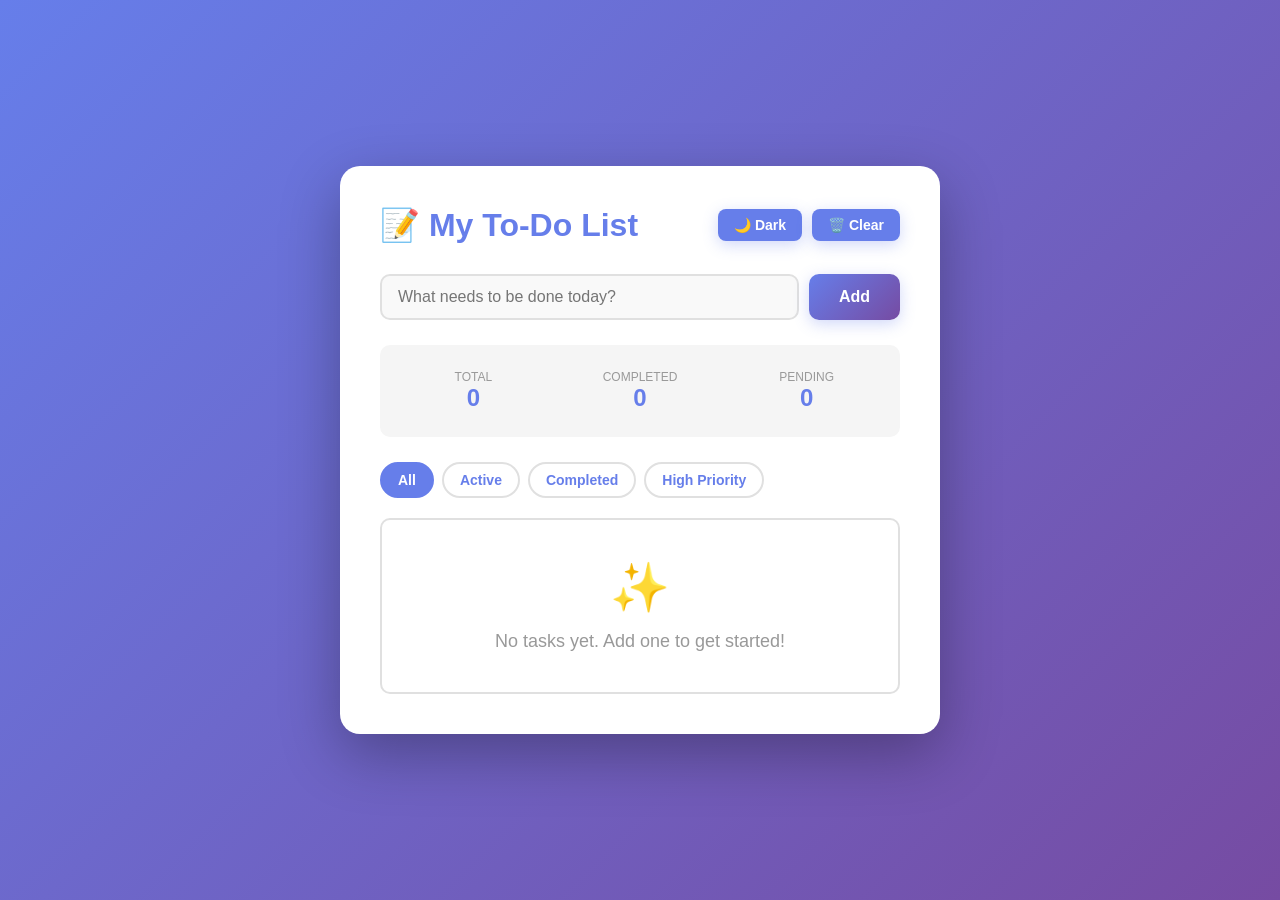
<file: todo-list.html>
<!DOCTYPE html>
<html lang="en">
<head>
<meta charset="UTF-8">
<meta name="viewport" content="width=device-width, initial-scale=1.0">
<title>My To-Do List</title>

<style>
*{
    margin: 0;
    padding: 0;
    box-sizing: border-box;
}

body{
    font-family: 'Segoe UI', Tahoma, Geneva, Verdana, sans-serif;
    background: linear-gradient(135deg, #667eea 0%, #764ba2 100%);
    min-height: 100vh;
    display: flex;
    justify-content: center;
    align-items: center;
    padding: 20px;
    transition: background 0.3s ease;
}

body.dark-mode{
    background: linear-gradient(135deg, #1a1a2e 0%, #16213e 100%);
}

.container{
    background: white;
    border-radius: 20px;
    box-shadow: 0 20px 60px rgba(0, 0, 0, 0.3);
    max-width: 600px;
    width: 100%;
    padding: 40px;
    transition: all 0.3s ease;
}

body.dark-mode .container{
    background: #2d2d44;
    box-shadow: 0 20px 60px rgba(0, 0, 0, 0.7);
}

.header{
    display: flex;
    justify-content: space-between;
    align-items: center;
    margin-bottom: 30px;
}

h1{
    color: #667eea;
    font-size: 32px;
    transition: color 0.3s ease;
}

body.dark-mode h1{
    color: #a8dadc;
}

.controls{
    display: flex;
    gap: 10px;
}

.btn-small{
    background: #667eea;
    color: white;
    border: none;
    padding: 8px 16px;
    border-radius: 8px;
    cursor: pointer;
    font-size: 14px;
    font-weight: bold;
    transition: all 0.3s ease;
    box-shadow: 0 4px 15px rgba(102, 126, 234, 0.3);
}

.btn-small:hover{
    background: #764ba2;
    transform: translateY(-2px);
    box-shadow: 0 6px 20px rgba(102, 126, 234, 0.5);
}

.btn-small:active{
    transform: translateY(0);
}

body.dark-mode .btn-small{
    background: #a8dadc;
    color: #1a1a2e;
    box-shadow: 0 4px 15px rgba(168, 218, 220, 0.3);
}

body.dark-mode .btn-small:hover{
    background: #d4f1f4;
    box-shadow: 0 6px 20px rgba(168, 218, 220, 0.5);
}

.input-container{
    display: flex;
    gap: 10px;
    margin-bottom: 25px;
}

#todoInput{
    flex: 1;
    padding: 12px 16px;
    border: 2px solid #e0e0e0;
    border-radius: 10px;
    font-size: 16px;
    transition: all 0.3s ease;
    background: #f9f9f9;
}

body.dark-mode #todoInput{
    background: #3a3a52;
    border-color: #555;
    color: #fff;
}

#todoInput:focus{
    outline: none;
    border-color: #667eea;
    box-shadow: 0 0 0 3px rgba(102, 126, 234, 0.1);
}

.btn-add{
    background: linear-gradient(135deg, #667eea 0%, #764ba2 100%);
    color: white;
    border: none;
    padding: 12px 30px;
    border-radius: 10px;
    cursor: pointer;
    font-size: 16px;
    font-weight: bold;
    transition: all 0.3s ease;
    box-shadow: 0 4px 15px rgba(102, 126, 234, 0.3);
}

.btn-add:hover{
    transform: translateY(-2px);
    box-shadow: 0 6px 20px rgba(102, 126, 234, 0.5);
}

.btn-add:active{
    transform: translateY(0);
}

.stats{
    display: grid;
    grid-template-columns: 1fr 1fr 1fr;
    gap: 10px;
    margin-bottom: 25px;
    padding: 15px;
    background: #f5f5f5;
    border-radius: 10px;
    transition: background 0.3s ease;
}

body.dark-mode .stats{
    background: #3a3a52;
}

.stat-item{
    text-align: center;
    padding: 10px;
}

.stat-label{
    font-size: 12px;
    color: #999;
    text-transform: uppercase;
    transition: color 0.3s ease;
}

body.dark-mode .stat-label{
    color: #aaa;
}

.stat-value{
    font-size: 24px;
    font-weight: bold;
    color: #667eea;
    transition: color 0.3s ease;
}

body.dark-mode .stat-value{
    color: #a8dadc;
}

.filters{
    display: flex;
    gap: 8px;
    margin-bottom: 20px;
    flex-wrap: wrap;
}

.filter-btn{
    padding: 8px 16px;
    border: 2px solid #e0e0e0;
    background: white;
    border-radius: 20px;
    cursor: pointer;
    font-size: 14px;
    font-weight: 600;
    color: #667eea;
    transition: all 0.3s ease;
}

body.dark-mode .filter-btn{
    background: #3a3a52;
    border-color: #555;
    color: #a8dadc;
}

.filter-btn.active{
    background: #667eea;
    border-color: #667eea;
    color: white;
}

body.dark-mode .filter-btn.active{
    background: #a8dadc;
    border-color: #a8dadc;
    color: #1a1a2e;
}

.todo-list{
    max-height: 500px;
    overflow-y: auto;
    border-radius: 10px;
    border: 2px solid #e0e0e0;
    transition: border-color 0.3s ease;
}

body.dark-mode .todo-list{
    border-color: #555;
}

.todo-item{
    display: flex;
    align-items: center;
    padding: 15px;
    border-bottom: 1px solid #e0e0e0;
    background: white;
    transition: all 0.3s ease;
}

body.dark-mode .todo-item{
    background: #3a3a52;
    border-bottom-color: #555;
}

.todo-item:hover{
    background: #f9f9f9;
}

body.dark-mode .todo-item:hover{
    background: #464663;
}

.todo-item.completed .todo-text{
    text-decoration: line-through;
    color: #999;
}

.checkbox{
    width: 20px;
    height: 20px;
    margin-right: 15px;
    cursor: pointer;
    accent-color: #667eea;
}

.todo-text{
    flex: 1;
    color: #333;
    font-size: 16px;
    word-break: break-word;
    transition: color 0.3s ease;
}

body.dark-mode .todo-text{
    color: #e0e0e0;
}

.todo-priority{
    padding: 4px 8px;
    border-radius: 6px;
    font-size: 12px;
    font-weight: bold;
    margin-right: 10px;
    color: white;
}

.priority-high{
    background: #ff6b6b;
}

.priority-medium{
    background: #ffa500;
}

.priority-low{
    background: #51cf66;
}

.todo-date{
    font-size: 12px;
    color: #999;
    margin-right: 10px;
    transition: color 0.3s ease;
}

body.dark-mode .todo-date{
    color: #aaa;
}

.btn-delete{
    background: #ff6b6b;
    color: white;
    border: none;
    padding: 6px 12px;
    border-radius: 6px;
    cursor: pointer;
    font-size: 12px;
    transition: all 0.3s ease;
}

.btn-delete:hover{
    background: #ff5252;
    transform: scale(1.05);
}

.btn-edit{
    background: #4ecdc4;
    color: white;
    border: none;
    padding: 6px 12px;
    border-radius: 6px;
    cursor: pointer;
    font-size: 12px;
    margin-right: 8px;
    transition: all 0.3s ease;
}

.btn-edit:hover{
    background: #45b8b8;
    transform: scale(1.05);
}

.empty-state{
    text-align: center;
    padding: 40px 20px;
    color: #999;
}

body.dark-mode .empty-state{
    color: #aaa;
}

.empty-state-icon{
    font-size: 48px;
    margin-bottom: 15px;
}

.empty-state-text{
    font-size: 18px;
}

/* Scrollbar Styling */
.todo-list::-webkit-scrollbar{
    width: 8px;
}

.todo-list::-webkit-scrollbar-track{
    background: #f1f1f1;
    border-radius: 10px;
}

body.dark-mode .todo-list::-webkit-scrollbar-track{
    background: #3a3a52;
}

.todo-list::-webkit-scrollbar-thumb{
    background: #667eea;
    border-radius: 10px;
}

.todo-list::-webkit-scrollbar-thumb:hover{
    background: #764ba2;
}

/* Modal Styles */
.modal{
    display: none;
    position: fixed;
    z-index: 1000;
    left: 0;
    top: 0;
    width: 100%;
    height: 100%;
    background-color: rgba(0, 0, 0, 0.4);
    animation: fadeIn 0.3s ease;
}

@keyframes fadeIn{
    from { opacity: 0; }
    to { opacity: 1; }
}

.modal-content{
    background-color: white;
    margin: 50px auto;
    padding: 30px;
    border-radius: 15px;
    width: 90%;
    max-width: 500px;
    box-shadow: 0 20px 60px rgba(0, 0, 0, 0.3);
    animation: slideIn 0.3s ease;
}

body.dark-mode .modal-content{
    background: #2d2d44;
}

@keyframes slideIn{
    from { transform: translateY(-50px); opacity: 0; }
    to { transform: translateY(0); opacity: 1; }
}

.modal-header{
    display: flex;
    justify-content: space-between;
    align-items: center;
    margin-bottom: 20px;
}

.modal-header h2{
    color: #667eea;
}

body.dark-mode .modal-header h2{
    color: #a8dadc;
}

.close-btn{
    background: none;
    border: none;
    font-size: 24px;
    cursor: pointer;
    color: #999;
    transition: color 0.3s ease;
}

.close-btn:hover{
    color: #667eea;
}

body.dark-mode .close-btn:hover{
    color: #a8dadc;
}

.form-group{
    margin-bottom: 15px;
}

.form-group label{
    display: block;
    margin-bottom: 5px;
    color: #333;
    font-weight: 600;
    transition: color 0.3s ease;
}

body.dark-mode .form-group label{
    color: #e0e0e0;
}

.form-group input,
.form-group select{
    width: 100%;
    padding: 10px;
    border: 2px solid #e0e0e0;
    border-radius: 8px;
    font-size: 14px;
    transition: all 0.3s ease;
    background: #f9f9f9;
}

body.dark-mode .form-group input,
body.dark-mode .form-group select{
    background: #3a3a52;
    border-color: #555;
    color: #fff;
}

.form-group input:focus,
.form-group select:focus{
    outline: none;
    border-color: #667eea;
    box-shadow: 0 0 0 3px rgba(102, 126, 234, 0.1);
}

.modal-buttons{
    display: flex;
    gap: 10px;
    justify-content: flex-end;
    margin-top: 25px;
}

.btn-modal{
    padding: 10px 20px;
    border: none;
    border-radius: 8px;
    cursor: pointer;
    font-weight: bold;
    transition: all 0.3s ease;
}

.btn-save{
    background: #667eea;
    color: white;
}

.btn-save:hover{
    background: #764ba2;
    transform: translateY(-2px);
}

.btn-cancel{
    background: #e0e0e0;
    color: #333;
}

.btn-cancel:hover{
    background: #d0d0d0;
}

body.dark-mode .btn-cancel{
    background: #555;
    color: #e0e0e0;
}

body.dark-mode .btn-cancel:hover{
    background: #666;
}
</style>
</head>

<body>

<div class="container">
    <div class="header">
        <h1>📝 My To-Do List</h1>
        <div class="controls">
            <button class="btn-small" onclick="toggleDarkMode()">🌙 Dark</button>
            <button class="btn-small" onclick="clearCompleted()">🗑️ Clear</button>
        </div>
    </div>

    <div class="input-container">
        <input type="text" id="todoInput" placeholder="What needs to be done today?" onkeypress="if(event.key==='Enter') addTodo()">
        <button class="btn-add" onclick="addTodo()">Add</button>
    </div>

    <div class="stats">
        <div class="stat-item">
            <div class="stat-label">Total</div>
            <div class="stat-value" id="totalCount">0</div>
        </div>
        <div class="stat-item">
            <div class="stat-label">Completed</div>
            <div class="stat-value" id="completedCount">0</div>
        </div>
        <div class="stat-item">
            <div class="stat-label">Pending</div>
            <div class="stat-value" id="pendingCount">0</div>
        </div>
    </div>

    <div class="filters">
        <button class="filter-btn active" onclick="filterTodos('all')">All</button>
        <button class="filter-btn" onclick="filterTodos('active')">Active</button>
        <button class="filter-btn" onclick="filterTodos('completed')">Completed</button>
        <button class="filter-btn" onclick="filterTodos('high')">High Priority</button>
    </div>

    <div class="todo-list" id="todoList">
        <div class="empty-state">
            <div class="empty-state-icon">✨</div>
            <div class="empty-state-text">No tasks yet. Add one to get started!</div>
        </div>
    </div>
</div>

<!-- Edit Modal -->
<div id="editModal" class="modal">
    <div class="modal-content">
        <div class="modal-header">
            <h2>Edit Task</h2>
            <button class="close-btn" onclick="closeModal()">&times;</button>
        </div>
        <div class="form-group">
            <label for="editTodoText">Task</label>
            <input type="text" id="editTodoText" placeholder="Enter task">
        </div>
        <div class="form-group">
            <label for="editTodoPriority">Priority</label>
            <select id="editTodoPriority">
                <option value="low">Low</option>
                <option value="medium" selected>Medium</option>
                <option value="high">High</option>
            </select>
        </div>
        <div class="form-group">
            <label for="editTodoDate">Due Date</label>
            <input type="date" id="editTodoDate">
        </div>
        <div class="modal-buttons">
            <button class="btn-modal btn-cancel" onclick="closeModal()">Cancel</button>
            <button class="btn-modal btn-save" onclick="saveEdit()">Save</button>
        </div>
    </div>
</div>

<script>
let todos = [];
let currentFilter = 'all';
let editingId = null;

// Load todos from localStorage
function loadTodos(){
    const saved = localStorage.getItem('todos');
    todos = saved ? JSON.parse(saved) : [];
    renderTodos();
    updateStats();
}

// Save todos to localStorage
function saveTodos(){
    localStorage.setItem('todos', JSON.stringify(todos));
}

// Add a new todo
function addTodo(){
    const input = document.getElementById('todoInput');
    const text = input.value.trim();

    if(text === ''){
        alert('Please enter a task!');
        return;
    }

    const todo = {
        id: Date.now(),
        text: text,
        completed: false,
        priority: 'medium',
        date: new Date().toISOString().split('T')[0],
        createdAt: new Date().toLocaleString()
    };

    todos.push(todo);
    saveTodos();
    input.value = '';
    renderTodos();
    updateStats();
}

// Toggle todo completion
function toggleTodo(id){
    const todo = todos.find(t => t.id === id);
    if(todo){
        todo.completed = !todo.completed;
        saveTodos();
        renderTodos();
        updateStats();
    }
}

// Delete a todo
function deleteTodo(id){
    if(confirm('Are you sure you want to delete this task?')){
        todos = todos.filter(t => t.id !== id);
        saveTodos();
        renderTodos();
        updateStats();
    }
}

// Open edit modal
function openEditModal(id){
    const todo = todos.find(t => t.id === id);
    if(todo){
        editingId = id;
        document.getElementById('editTodoText').value = todo.text;
        document.getElementById('editTodoPriority').value = todo.priority;
        document.getElementById('editTodoDate').value = todo.date;
        document.getElementById('editModal').style.display = 'block';
    }
}

// Close edit modal
function closeModal(){
    document.getElementById('editModal').style.display = 'none';
    editingId = null;
}

// Save edited todo
function saveEdit(){
    if(editingId){
        const todo = todos.find(t => t.id === editingId);
        if(todo){
            todo.text = document.getElementById('editTodoText').value.trim();
            todo.priority = document.getElementById('editTodoPriority').value;
            todo.date = document.getElementById('editTodoDate').value;
            saveTodos();
            renderTodos();
            updateStats();
            closeModal();
        }
    }
}

// Filter todos
function filterTodos(filter){
    currentFilter = filter;
    document.querySelectorAll('.filter-btn').forEach(btn => btn.classList.remove('active'));
    event.target.classList.add('active');
    renderTodos();
}

// Get filtered todos
function getFilteredTodos(){
    switch(currentFilter){
        case 'active':
            return todos.filter(t => !t.completed);
        case 'completed':
            return todos.filter(t => t.completed);
        case 'high':
            return todos.filter(t => t.priority === 'high');
        default:
            return todos;
    }
}

// Render todos
function renderTodos(){
    const todoList = document.getElementById('todoList');
    const filtered = getFilteredTodos();

    if(filtered.length === 0){
        todoList.innerHTML = `
            <div class="empty-state">
                <div class="empty-state-icon">✨</div>
                <div class="empty-state-text">
                    ${currentFilter === 'all' ? 'No tasks yet. Add one to get started!' : 'No tasks in this category.'}
                </div>
            </div>
        `;
        return;
    }

    todoList.innerHTML = filtered.map(todo => `
        <div class="todo-item ${todo.completed ? 'completed' : ''}">
            <input type="checkbox" class="checkbox" ${todo.completed ? 'checked' : ''} onchange="toggleTodo(${todo.id})">
            <span class="todo-priority priority-${todo.priority}">${todo.priority.toUpperCase()}</span>
            <span class="todo-text">${escapeHtml(todo.text)}</span>
            <span class="todo-date">${todo.date}</span>
            <button class="btn-edit" onclick="openEditModal(${todo.id})">✏️ Edit</button>
            <button class="btn-delete" onclick="deleteTodo(${todo.id})">🗑️ Delete</button>
        </div>
    `).join('');
}

// Update statistics
function updateStats(){
    const total = todos.length;
    const completed = todos.filter(t => t.completed).length;
    const pending = total - completed;

    document.getElementById('totalCount').textContent = total;
    document.getElementById('completedCount').textContent = completed;
    document.getElementById('pendingCount').textContent = pending;
}

// Clear completed todos
function clearCompleted(){
    if(todos.some(t => t.completed)){
        if(confirm('Delete all completed tasks?')){
            todos = todos.filter(t => !t.completed);
            saveTodos();
            renderTodos();
            updateStats();
        }
    } else {
        alert('No completed tasks to clear!');
    }
}

// Toggle dark mode
function toggleDarkMode(){
    document.body.classList.toggle('dark-mode');
    localStorage.setItem('darkMode', document.body.classList.contains('dark-mode'));
}

// Escape HTML to prevent XSS
function escapeHtml(text){
    const div = document.createElement('div');
    div.textContent = text;
    return div.innerHTML;
}

// Close modal when clicking outside
window.onclick = function(event){
    const modal = document.getElementById('editModal');
    if(event.target === modal){
        closeModal();
    }
};

// Load dark mode preference
if(localStorage.getItem('darkMode') === 'true'){
    document.body.classList.add('dark-mode');
}

// Initialize
loadTodos();
</script>

</body>
</html>
</file>
